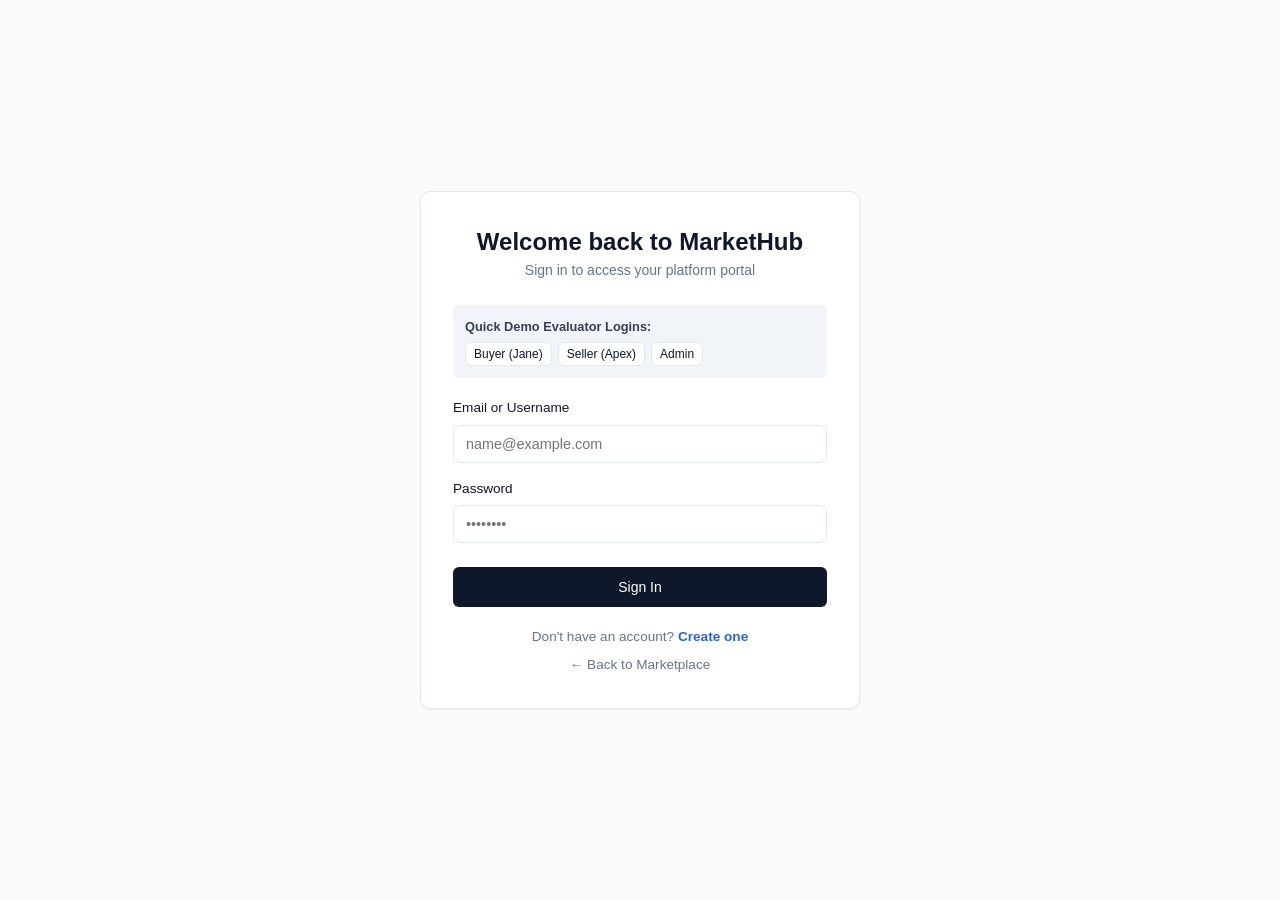
<file: MarketHub/WebContent/login.html>
<!DOCTYPE html>
<html lang="en">
<head>
  <meta charset="UTF-8">
  <meta name="viewport" content="width=device-width, initial-scale=1.0">
  <title>MarketHub | Sign In</title>
  <link rel="stylesheet" href="css/style.css">
</head>
<body>
  <div style="min-height: 100vh; display: flex; align-items: center; justify-content: center; padding: 24px;">
    <div style="width: 100%; max-width: 440px; background: #fff; padding: 32px; border-radius: var(--radius-md); border: 1px solid var(--border); box-shadow: var(--shadow-sm);">
      <div style="text-align: center; margin-bottom: 24px;">
        <h1 style="font-size: 1.5rem; font-weight: 700;">Welcome back to MarketHub</h1>
        <p style="color: var(--text-muted); font-size: 0.875rem;">Sign in to access your platform portal</p>
      </div>

      <!-- Quick Demo Credentials for GUVI Evaluators -->
      <div style="background: #f1f5f9; padding: 12px; border-radius: var(--radius-sm); margin-bottom: 20px; font-size: 0.8rem;">
        <div style="font-weight: 600; margin-bottom: 6px; color: #334155;">Quick Demo Evaluator Logins:</div>
        <div style="display: flex; gap: 6px; flex-wrap: wrap;">
          <button type="button" onclick="fillCreds('jane@example.com', 'password123')" class="btn btn-secondary" style="font-size: 0.75rem; padding: 4px 8px;">Buyer (Jane)</button>
          <button type="button" onclick="fillCreds('seller@apextech.com', 'password123')" class="btn btn-secondary" style="font-size: 0.75rem; padding: 4px 8px;">Seller (Apex)</button>
          <button type="button" onclick="fillCreds('admin@markethub.com', 'password123')" class="btn btn-secondary" style="font-size: 0.75rem; padding: 4px 8px;">Admin</button>
        </div>
      </div>

      <form id="loginForm">
        <div class="form-group">
          <label class="form-label">Email or Username</label>
          <input type="text" id="email" class="form-input" required placeholder="name@example.com">
        </div>
        <div class="form-group">
          <label class="form-label">Password</label>
          <input type="password" id="password" class="form-input" required placeholder="••••••••">
        </div>
        <button type="submit" class="btn btn-primary" style="width: 100%; padding: 12px; margin-top: 8px;">Sign In</button>
      </form>

      <div style="margin-top: 20px; text-align: center; font-size: 0.85rem; color: var(--text-muted);">
        Don't have an account? <a href="register.html" style="color: var(--accent); font-weight: 600;">Create one</a>
      </div>
      <div style="margin-top: 8px; text-align: center; font-size: 0.85rem;">
        <a href="index.html" style="color: var(--text-muted);">&larr; Back to Marketplace</a>
      </div>
    </div>
  </div>

  <script src="js/api.js"></script>
  <script>
    function fillCreds(u, p) {
      document.getElementById('email').value = u;
      document.getElementById('password').value = p;
    }

    document.getElementById('loginForm').addEventListener('submit', async (e) => {
      e.preventDefault();
      const email = document.getElementById('email').value;
      const password = document.getElementById('password').value;

      try {
        const res = await API.auth.login({ emailOrUsername: email, password });
        showToast('Login successful! Redirecting...', 'success');
        setTimeout(() => {
          if (res.data.role === 'ADMIN') {
            window.location.href = 'admin-dashboard.html';
          } else if (res.data.role === 'SELLER') {
            window.location.href = 'seller-dashboard.html';
          } else {
            window.location.href = 'buyer-dashboard.html';
          }
        }, 600);
      } catch (err) {
        showToast(err.message, 'error');
      }
    });
  </script>
</body>
</html>
</file>
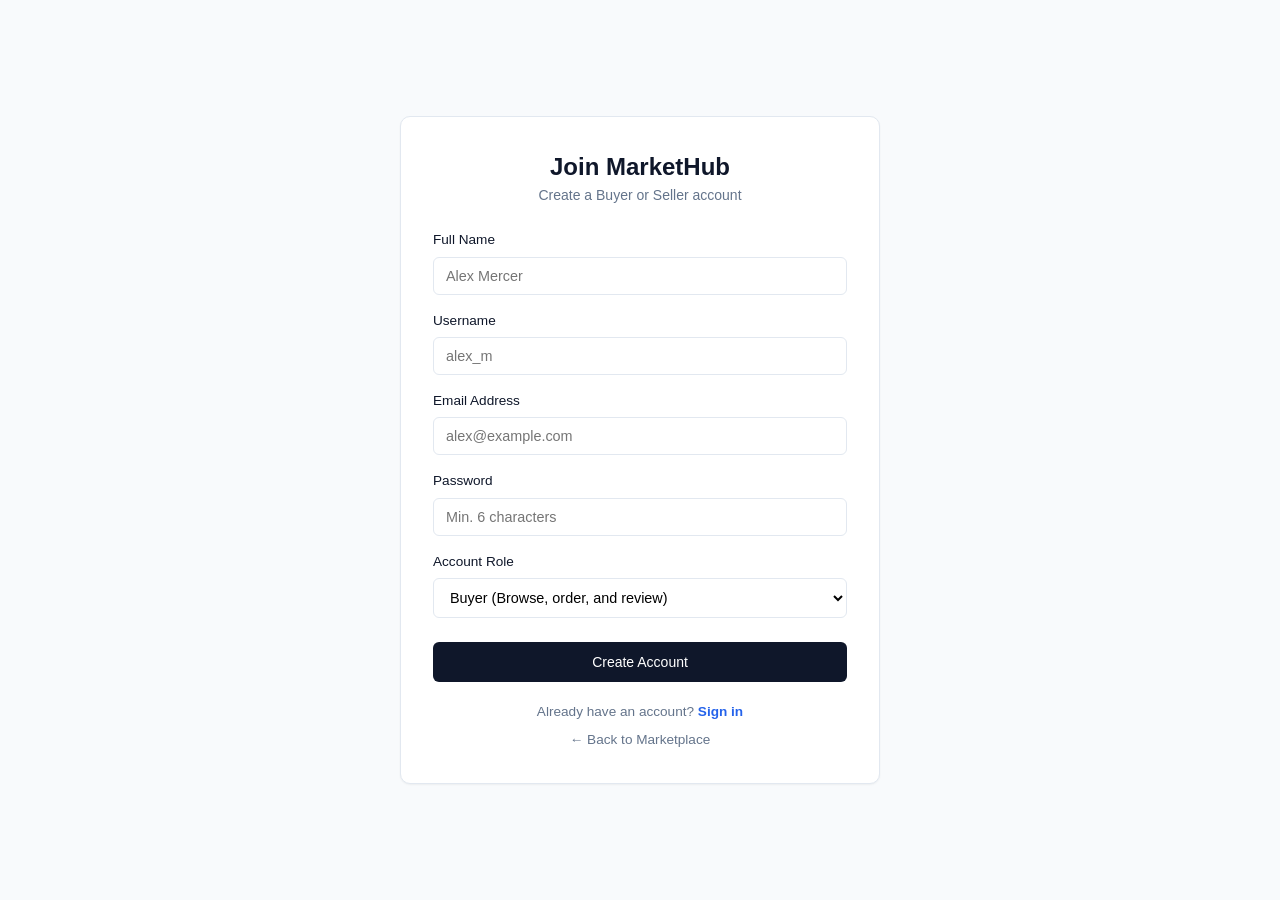
<file: MarketHub/WebContent/register.html>
<!DOCTYPE html>
<html lang="en">
<head>
  <meta charset="UTF-8">
  <meta name="viewport" content="width=device-width, initial-scale=1.0">
  <title>MarketHub | Create Account</title>
  <link rel="stylesheet" href="css/style.css">
</head>
<body>
  <div style="min-height: 100vh; display: flex; align-items: center; justify-content: center; padding: 24px;">
    <div style="width: 100%; max-width: 480px; background: #fff; padding: 32px; border-radius: var(--radius-md); border: 1px solid var(--border); box-shadow: var(--shadow-sm);">
      <div style="text-align: center; margin-bottom: 24px;">
        <h1 style="font-size: 1.5rem; font-weight: 700;">Join MarketHub</h1>
        <p style="color: var(--text-muted); font-size: 0.875rem;">Create a Buyer or Seller account</p>
      </div>

      <form id="registerForm">
        <div class="form-group">
          <label class="form-label">Full Name</label>
          <input type="text" id="fullName" class="form-input" required placeholder="Alex Mercer">
        </div>
        <div class="form-group">
          <label class="form-label">Username</label>
          <input type="text" id="username" class="form-input" required placeholder="alex_m">
        </div>
        <div class="form-group">
          <label class="form-label">Email Address</label>
          <input type="email" id="email" class="form-input" required placeholder="alex@example.com">
        </div>
        <div class="form-group">
          <label class="form-label">Password</label>
          <input type="password" id="password" class="form-input" required minlength="6" placeholder="Min. 6 characters">
        </div>
        <div class="form-group">
          <label class="form-label">Account Role</label>
          <select id="role" class="form-select">
            <option value="BUYER">Buyer (Browse, order, and review)</option>
            <option value="SELLER">Seller (List products and manage inventory)</option>
          </select>
        </div>
        <button type="submit" class="btn btn-primary" style="width: 100%; padding: 12px; margin-top: 8px;">Create Account</button>
      </form>

      <div style="margin-top: 20px; text-align: center; font-size: 0.85rem; color: var(--text-muted);">
        Already have an account? <a href="login.html" style="color: var(--accent); font-weight: 600;">Sign in</a>
      </div>
      <div style="margin-top: 8px; text-align: center; font-size: 0.85rem;">
        <a href="index.html" style="color: var(--text-muted);">&larr; Back to Marketplace</a>
      </div>
    </div>
  </div>

  <script src="js/api.js"></script>
  <script>
    document.getElementById('registerForm').addEventListener('submit', async (e) => {
      e.preventDefault();
      const payload = {
        fullName: document.getElementById('fullName').value,
        username: document.getElementById('username').value,
        email: document.getElementById('email').value,
        password: document.getElementById('password').value,
        role: document.getElementById('role').value
      };

      try {
        const res = await API.auth.register(payload);
        showToast('Registration successful! Welcome.', 'success');
        setTimeout(() => {
          if (res.data.role === 'SELLER') {
            window.location.href = 'seller-dashboard.html';
          } else {
            window.location.href = 'buyer-dashboard.html';
          }
        }, 600);
      } catch (err) {
        showToast(err.message, 'error');
      }
    });
  </script>
</body>
</html>
</file>
<file: MarketHub/WebContent/css/style.css>
/* MarketHub Clean Modern E-Commerce Styling */
:root {
  --bg-primary: #f8fafc;
  --bg-surface: #ffffff;
  --text-main: #0f172a;
  --text-muted: #64748b;
  --border: #e2e8f0;
  --brand: #0f172a;
  --brand-hover: #1e293b;
  --accent: #2563eb;
  --success: #16a34a;
  --danger: #dc2626;
  --warning: #d97706;
  --radius-sm: 6px;
  --radius-md: 10px;
  --radius-lg: 14px;
  --shadow-sm: 0 1px 2px 0 rgba(0, 0, 0, 0.05);
  --shadow-md: 0 4px 6px -1px rgba(0, 0, 0, 0.07), 0 2px 4px -2px rgba(0, 0, 0, 0.05);
}

* {
  box-sizing: border-box;
  margin: 0;
  padding: 0;
}

body {
  font-family: -apple-system, BlinkMacSystemFont, "Segoe UI", Roboto, Helvetica, Arial, sans-serif;
  background-color: var(--bg-primary);
  color: var(--text-main);
  line-height: 1.5;
  -webkit-font-smoothing: antialiased;
}

a {
  color: inherit;
  text-decoration: none;
}

button {
  cursor: pointer;
  font-family: inherit;
  border: none;
}

/* Navbar */
.navbar {
  position: sticky;
  top: 0;
  z-index: 50;
  background: var(--bg-surface);
  border-bottom: 1px solid var(--border);
  height: 64px;
}

.nav-container {
  max-width: 1320px;
  margin: 0 auto;
  height: 100%;
  padding: 0 24px;
  display: flex;
  align-items: center;
  justify-content: space-between;
  gap: 20px;
}

.brand-logo {
  display: flex;
  align-items: center;
  gap: 10px;
  font-size: 1.25rem;
  font-weight: 700;
  letter-spacing: -0.02em;
}

.brand-badge {
  font-size: 0.65rem;
  font-weight: 600;
  text-transform: uppercase;
  color: var(--accent);
  letter-spacing: 0.05em;
}

.nav-links {
  display: flex;
  align-items: center;
  gap: 24px;
  font-size: 0.9rem;
  font-weight: 500;
}

.nav-links a:hover {
  color: var(--accent);
}

.nav-actions {
  display: flex;
  align-items: center;
  gap: 16px;
}

.btn {
  display: inline-flex;
  align-items: center;
  justify-content: center;
  gap: 8px;
  padding: 8px 16px;
  font-size: 0.875rem;
  font-weight: 500;
  border-radius: var(--radius-sm);
  transition: all 0.15s ease;
}

.btn-primary {
  background: var(--brand);
  color: #fff;
}
.btn-primary:hover {
  background: var(--brand-hover);
}

.btn-secondary {
  background: var(--bg-surface);
  border: 1px solid var(--border);
  color: var(--text-main);
}
.btn-secondary:hover {
  background: #f1f5f9;
}

.btn-accent {
  background: var(--accent);
  color: #fff;
}
.btn-accent:hover {
  background: #1d4ed8;
}

/* Layout container */
.container {
  max-width: 1320px;
  margin: 0 auto;
  padding: 32px 24px;
}

/* Hero section */
.hero {
  background: linear-gradient(135deg, #0f172a 0%, #1e293b 100%);
  color: #fff;
  padding: 64px 32px;
  border-radius: var(--radius-lg);
  margin-bottom: 40px;
  display: flex;
  flex-direction: column;
  gap: 16px;
}

.hero h1 {
  font-size: 2.5rem;
  font-weight: 800;
  line-height: 1.15;
  letter-spacing: -0.03em;
}

.hero p {
  color: #cbd5e1;
  max-width: 640px;
  font-size: 1.05rem;
}

/* Product grid */
.product-grid {
  display: grid;
  grid-template-columns: repeat(auto-fill, minmax(260px, 1fr));
  gap: 24px;
}

.product-card {
  background: var(--bg-surface);
  border: 1px solid var(--border);
  border-radius: var(--radius-md);
  overflow: hidden;
  transition: transform 0.2s ease, box-shadow 0.2s ease;
  display: flex;
  flex-direction: column;
}

.product-card:hover {
  transform: translateY(-2px);
  box-shadow: var(--shadow-md);
}

.product-img-wrap {
  width: 100%;
  height: 220px;
  background: #e2e8f0;
  position: relative;
  overflow: hidden;
}

.product-img-wrap img {
  width: 100%;
  height: 100%;
  object-fit: cover;
}

.product-info {
  padding: 16px;
  display: flex;
  flex-direction: column;
  flex: 1;
  gap: 8px;
}

.product-meta {
  font-size: 0.75rem;
  color: var(--text-muted);
}

.product-title {
  font-size: 0.95rem;
  font-weight: 600;
  color: var(--text-main);
  line-height: 1.35;
}

.product-price-row {
  display: flex;
  align-items: baseline;
  gap: 8px;
  margin-top: auto;
  padding-top: 10px;
}

.price-current {
  font-size: 1.15rem;
  font-weight: 700;
  color: var(--text-main);
}

.price-original {
  font-size: 0.85rem;
  color: var(--text-muted);
  text-decoration: line-through;
}

/* Dashboard tables */
.data-table-wrap {
  background: var(--bg-surface);
  border: 1px solid var(--border);
  border-radius: var(--radius-md);
  overflow-x: auto;
}

.data-table {
  width: 100%;
  border-collapse: collapse;
  font-size: 0.875rem;
  text-align: left;
}

.data-table th {
  background: #f8fafc;
  padding: 12px 16px;
  font-weight: 600;
  color: var(--text-muted);
  border-bottom: 1px solid var(--border);
}

.data-table td {
  padding: 14px 16px;
  border-bottom: 1px solid var(--border);
}

/* Status dots & badges */
.status-indicator {
  display: inline-flex;
  align-items: center;
  gap: 6px;
  font-size: 0.8rem;
  font-weight: 500;
}

.status-dot {
  width: 8px;
  height: 8px;
  border-radius: 50%;
}
.status-dot.green { background: var(--success); }
.status-dot.blue { background: var(--accent); }
.status-dot.amber { background: var(--warning); }
.status-dot.red { background: var(--danger); }

/* Forms */
.form-group {
  margin-bottom: 16px;
  display: flex;
  flex-direction: column;
  gap: 6px;
}

.form-label {
  font-size: 0.85rem;
  font-weight: 500;
}

.form-input, .form-select, .form-textarea {
  padding: 10px 12px;
  font-size: 0.9rem;
  border: 1px solid var(--border);
  border-radius: var(--radius-sm);
  background: var(--bg-surface);
  outline: none;
}

.form-input:focus, .form-select:focus, .form-textarea:focus {
  border-color: var(--accent);
}

/* Toast */
.toast-container {
  position: fixed;
  bottom: 24px;
  right: 24px;
  z-index: 100;
  display: flex;
  flex-direction: column;
  gap: 8px;
}

.toast {
  padding: 12px 18px;
  border-radius: var(--radius-sm);
  background: var(--brand);
  color: #fff;
  font-size: 0.875rem;
  box-shadow: var(--shadow-md);
  animation: slideUp 0.2s ease;
}

@keyframes slideUp {
  from { opacity: 0; transform: translateY(10px); }
  to { opacity: 1; transform: translateY(0); }
}
</file>
